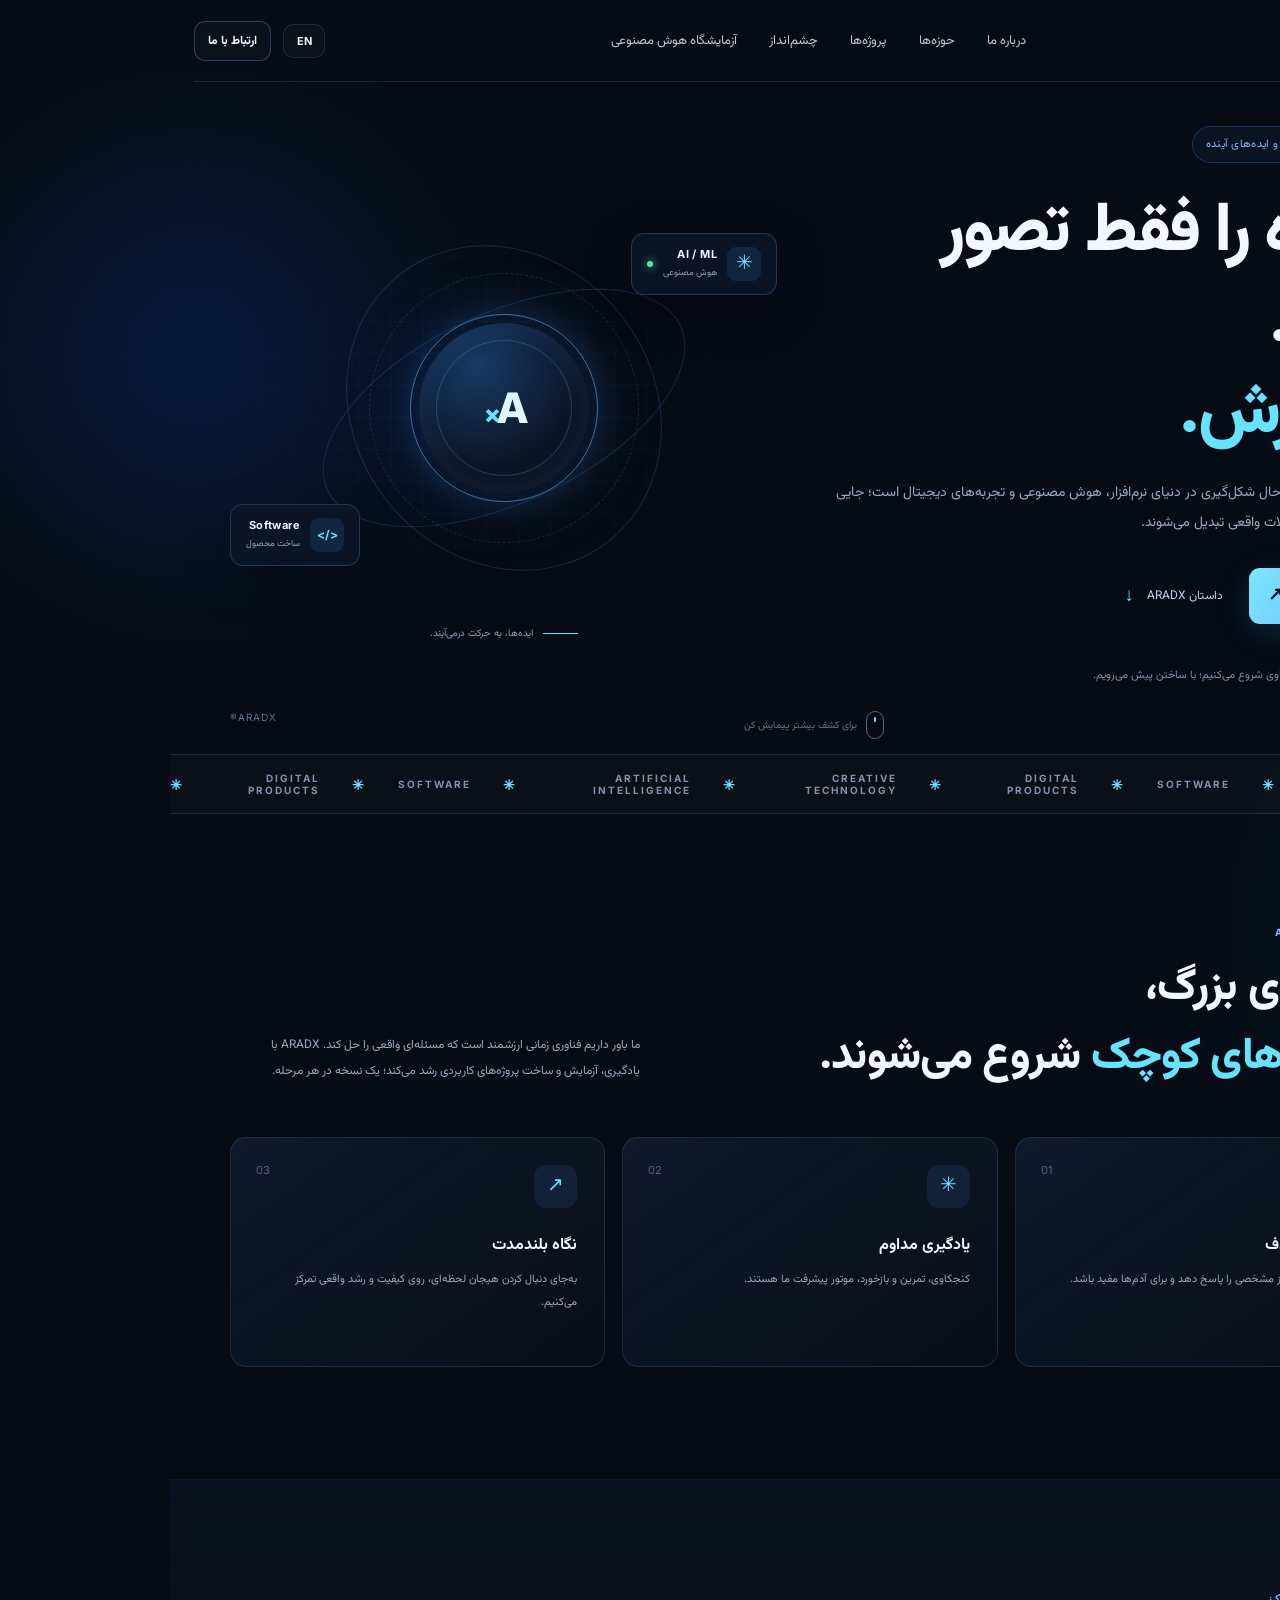
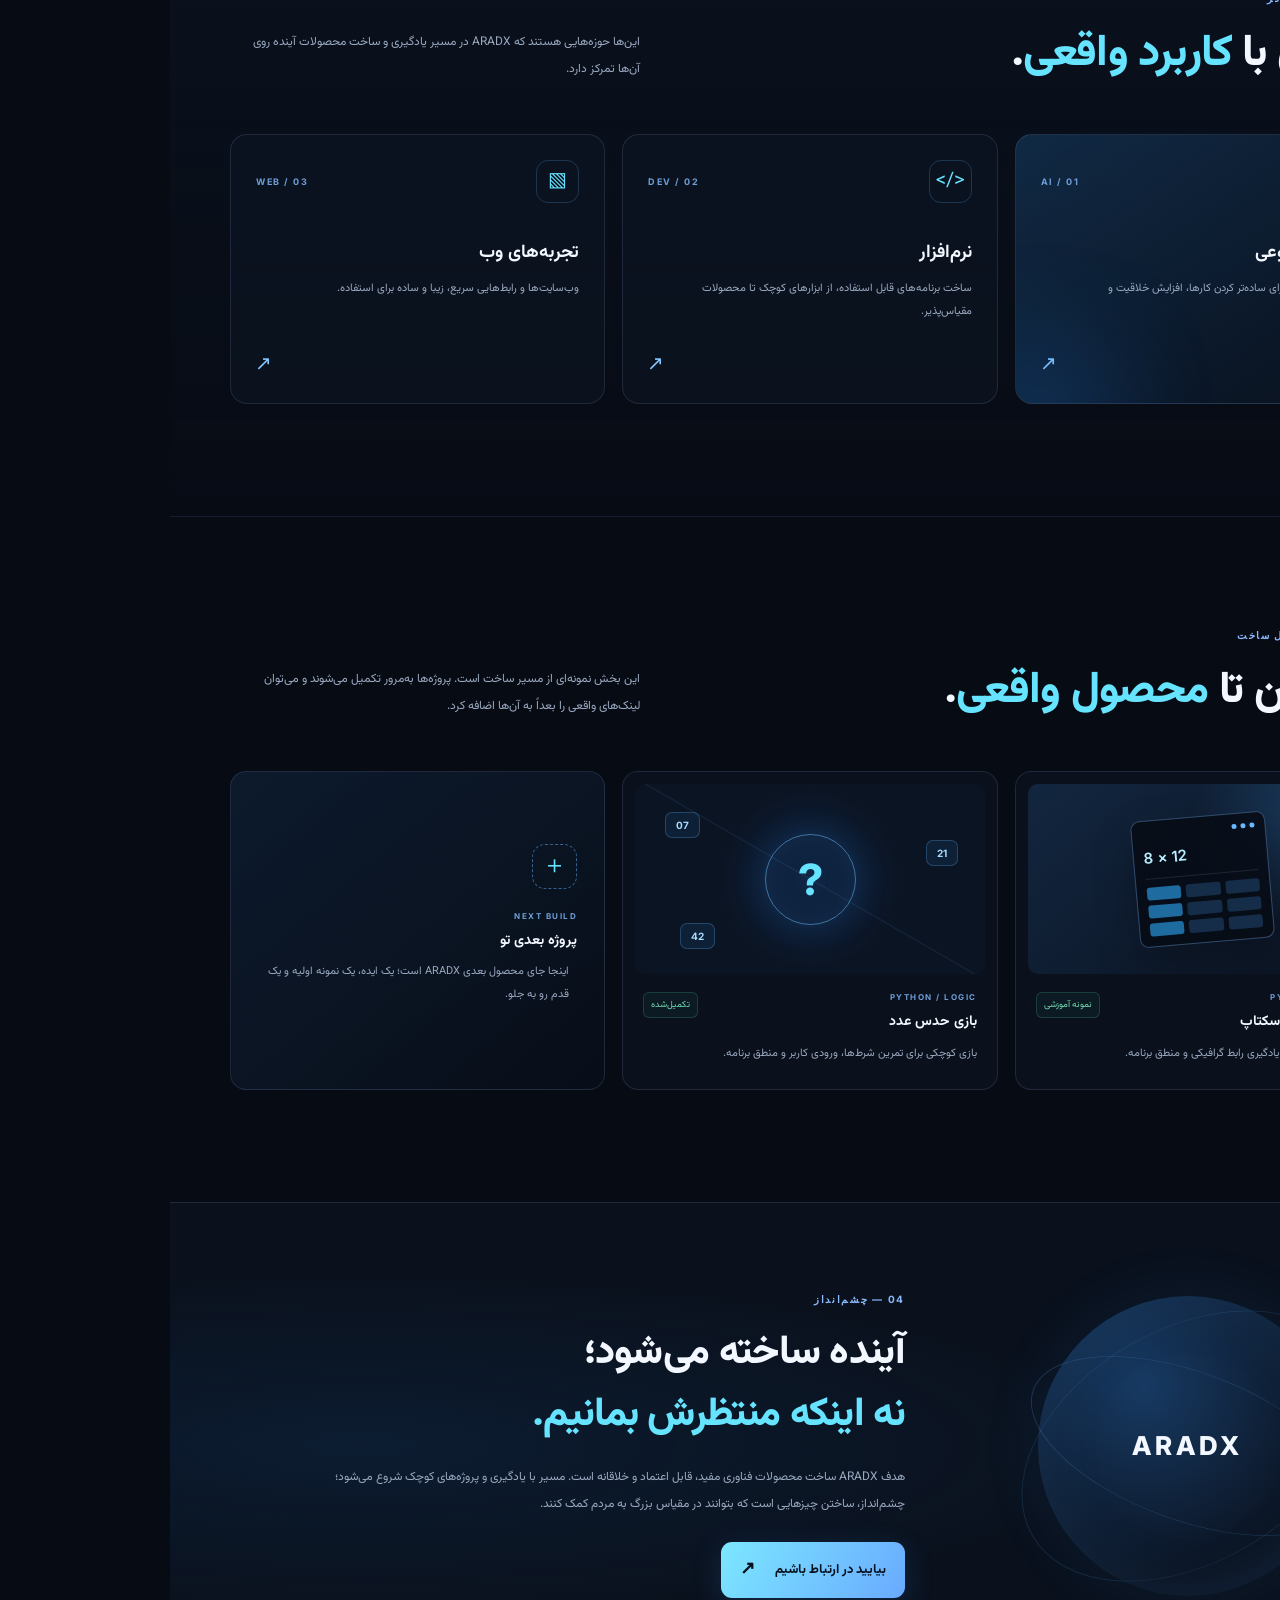
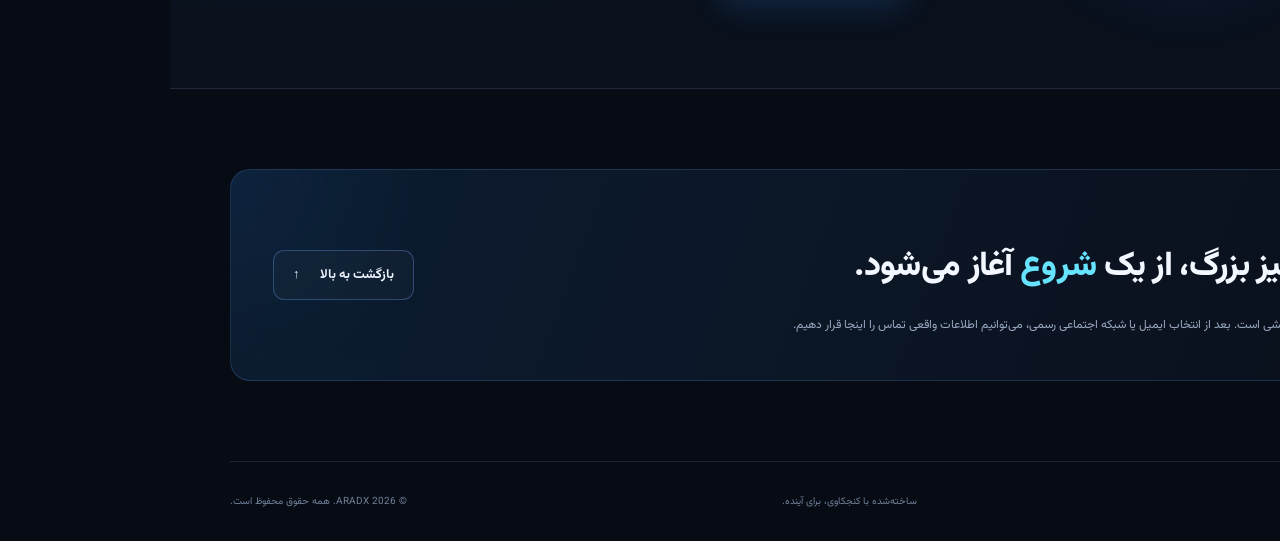
<file: index.html>
<!doctype html>
<html lang="fa" dir="rtl">
<head>
  <meta charset="utf-8">
  <meta name="viewport" content="width=device-width, initial-scale=1">
  <meta name="theme-color" content="#070b14">
  <meta name="description" content="ARADX — ساخت نرم‌افزارهای هوشمند برای آینده‌ای بهتر.">
  <title>ARADX — فناوری برای آینده</title>
  <link rel="preconnect" href="https://fonts.googleapis.com">
  <link rel="preconnect" href="https://fonts.gstatic.com" crossorigin>
  <link href="https://fonts.googleapis.com/css2?family=Vazirmatn:wght@400;500;600;700;800&family=Inter:wght@400;500;600;700;800&display=swap" rel="stylesheet">
  <link rel="stylesheet" href="style.css">
  <script defer src="script.js"></script>
</head>
<body>
  <div class="ambient ambient-one"></div><div class="ambient ambient-two"></div>
  <header class="topbar">
    <a class="brand" href="#home" aria-label="ARADX home"><span class="brand-mark">A<span>×</span></span><span>ARAD<span class="brand-muted">X</span></span></a>
    <nav class="nav" id="nav">
      <a href="#about" data-fa="درباره ما" data-en="About">درباره ما</a>
      <a href="#focus" data-fa="حوزه‌ها" data-en="Focus">حوزه‌ها</a>
      <a href="#work" data-fa="پروژه‌ها" data-en="Projects">پروژه‌ها</a>
      <a href="#vision" data-fa="چشم‌انداز" data-en="Vision">چشم‌انداز</a>
      <a href="ai.html" data-fa="آزمایشگاه هوش مصنوعی" data-en="AI LAB">AI LAB</a>
    </nav>
    <div class="header-actions">
      <button class="lang-btn" id="langToggle" aria-label="Switch language">EN</button>
      <a class="btn btn-small btn-outline" href="#contact" data-fa="ارتباط با ما" data-en="Contact">ارتباط با ما</a>
      <button class="menu-btn" id="menuToggle" aria-label="Open menu" aria-expanded="false"><span></span><span></span></button>
    </div>
  </header>

  <main>
    <section class="hero section-wrap" id="home">
      <div class="hero-copy reveal">
        <div class="eyebrow"><span class="pulse"></span><span data-fa="استودیوی فناوری و ایده‌های آینده" data-en="Technology & Future Ideas Studio">استودیوی فناوری و ایده‌های آینده</span></div>
        <h1 data-fa="آینده را فقط تصور نکن.<br><span>بسازش.</span>" data-en="Don’t just imagine<br><span>the future.</span> Build it.">آینده را فقط تصور نکن.<br><span>بسازش.</span></h1>
        <p class="hero-text" data-fa="ARADX یک برند در حال شکل‌گیری در دنیای نرم‌افزار، هوش مصنوعی و تجربه‌های دیجیتال است؛ جایی که ایده‌ها به محصولات واقعی تبدیل می‌شوند." data-en="ARADX is an emerging technology brand exploring software, artificial intelligence, and digital experiences—turning ambitious ideas into useful products.">ARADX یک برند در حال شکل‌گیری در دنیای نرم‌افزار، هوش مصنوعی و تجربه‌های دیجیتال است؛ جایی که ایده‌ها به محصولات واقعی تبدیل می‌شوند.</p>
        <div class="hero-actions">
          <a class="btn btn-primary" href="#work"><span data-fa="دیدن پروژه‌ها" data-en="Explore projects">دیدن پروژه‌ها</span><span class="arrow">↗</span></a>
          <a class="text-link" href="#about"><span data-fa="داستان ARADX" data-en="The ARADX story">داستان ARADX</span><span>↓</span></a>
        </div>
        <div class="hero-proof"><div class="proof-avatars"><i>A</i><i>AI</i><i>+</i></div><span data-fa="با کنجکاوی شروع می‌کنیم؛ با ساختن پیش می‌رویم." data-en="Curiosity starts it. Building moves it forward.">با کنجکاوی شروع می‌کنیم؛ با ساختن پیش می‌رویم.</span></div>
      </div>
      <div class="hero-visual reveal" aria-label="Abstract technology illustration">
        <div class="visual-grid"></div><div class="orbit orbit-a"></div><div class="orbit orbit-b"></div><div class="orbit orbit-c"></div>
        <div class="core"><div class="core-inner">A<span>×</span></div><div class="core-ring"></div></div>
        <div class="float-card card-ai"><span class="mini-icon">✳</span><span><b>AI / ML</b><small data-fa="هوش مصنوعی" data-en="Artificial intelligence">هوش مصنوعی</small></span><i class="status-dot"></i></div>
        <div class="float-card card-code"><span class="code-icon">&lt;/&gt;</span><span><b>Software</b><small data-fa="ساخت محصول" data-en="Product building">ساخت محصول</small></span></div>
        <div class="visual-caption"><span class="caption-line"></span><span data-fa="ایده‌ها، به حرکت درمی‌آیند." data-en="Ideas in motion.">ایده‌ها، به حرکت درمی‌آیند.</span></div>
      </div>
      <div class="hero-bottom"><span>01 / 04</span><span class="scroll-cue"><span></span><span data-fa="برای کشف بیشتر پیمایش کن" data-en="Scroll to explore">برای کشف بیشتر پیمایش کن</span></span><span>ARADX®</span></div>
    </section>

    <section class="ticker" aria-label="Areas of interest"><div class="ticker-track"><span>ARTIFICIAL INTELLIGENCE</span><b>✳</b><span>SOFTWARE</span><b>✳</b><span>DIGITAL PRODUCTS</span><b>✳</b><span>CREATIVE TECHNOLOGY</span><b>✳</b><span>ARTIFICIAL INTELLIGENCE</span><b>✳</b><span>SOFTWARE</span><b>✳</b><span>DIGITAL PRODUCTS</span><b>✳</b></div></section>

    <section class="section section-wrap" id="about">
      <div class="section-heading reveal"><div><span class="section-kicker" data-fa="01 — درباره ARADX" data-en="01 — ABOUT ARADX">01 — درباره ARADX</span><h2 data-fa="ایده‌های بزرگ،<br><span>از قدم‌های کوچک</span> شروع می‌شوند." data-en="Big ideas begin<br>with <span>small steps.</span>">ایده‌های بزرگ،<br><span>از قدم‌های کوچک</span> شروع می‌شوند.</h2></div><p data-fa="ما باور داریم فناوری زمانی ارزشمند است که مسئله‌ای واقعی را حل کند. ARADX با یادگیری، آزمایش و ساخت پروژه‌های کاربردی رشد می‌کند؛ یک نسخه در هر مرحله." data-en="We believe technology matters when it solves real problems. ARADX grows through learning, experimentation, and building useful projects—one iteration at a time.">ما باور داریم فناوری زمانی ارزشمند است که مسئله‌ای واقعی را حل کند. ARADX با یادگیری، آزمایش و ساخت پروژه‌های کاربردی رشد می‌کند؛ یک نسخه در هر مرحله.</p></div>
      <div class="principles">
        <article class="principle reveal"><div class="principle-number">01</div><div class="principle-icon">⌘</div><h3 data-fa="ساختن با هدف" data-en="Build with purpose">ساختن با هدف</h3><p data-fa="هر محصول باید نیاز مشخصی را پاسخ دهد و برای آدم‌ها مفید باشد." data-en="Every product should answer a real need and be useful to people.">هر محصول باید نیاز مشخصی را پاسخ دهد و برای آدم‌ها مفید باشد.</p></article>
        <article class="principle reveal"><div class="principle-number">02</div><div class="principle-icon">✳</div><h3 data-fa="یادگیری مداوم" data-en="Always learning">یادگیری مداوم</h3><p data-fa="کنجکاوی، تمرین و بازخورد، موتور پیشرفت ما هستند." data-en="Curiosity, practice, and feedback power our progress.">کنجکاوی، تمرین و بازخورد، موتور پیشرفت ما هستند.</p></article>
        <article class="principle reveal"><div class="principle-number">03</div><div class="principle-icon">↗</div><h3 data-fa="نگاه بلندمدت" data-en="Think long-term">نگاه بلندمدت</h3><p data-fa="به‌جای دنبال کردن هیجان لحظه‌ای، روی کیفیت و رشد واقعی تمرکز می‌کنیم." data-en="We focus on lasting quality and real progress over short-lived hype.">به‌جای دنبال کردن هیجان لحظه‌ای، روی کیفیت و رشد واقعی تمرکز می‌کنیم.</p></article>
      </div>
    </section>

    <section class="section focus-section" id="focus"><div class="section-wrap">
      <div class="section-heading reveal"><div><span class="section-kicker" data-fa="02 — حوزه‌های تمرکز" data-en="02 — FOCUS AREAS">02 — حوزه‌های تمرکز</span><h2 data-fa="فناوری با <span>کاربرد واقعی</span>." data-en="Technology with <span>real purpose.</span>">فناوری با <span>کاربرد واقعی</span>.</h2></div><p data-fa="این‌ها حوزه‌هایی هستند که ARADX در مسیر یادگیری و ساخت محصولات آینده روی آن‌ها تمرکز دارد." data-en="These are the areas ARADX is exploring while learning and developing future products.">این‌ها حوزه‌هایی هستند که ARADX در مسیر یادگیری و ساخت محصولات آینده روی آن‌ها تمرکز دارد.</p></div>
      <div class="focus-grid">
        <article class="focus-card focus-featured reveal"><div class="focus-top"><span class="focus-icon">✳</span><span class="focus-index">01 / AI</span></div><h3 data-fa="هوش مصنوعی" data-en="Artificial Intelligence">هوش مصنوعی</h3><p data-fa="ابزارهای هوشمند برای ساده‌تر کردن کارها، افزایش خلاقیت و حل مسائل." data-en="Intelligent tools that simplify tasks, boost creativity, and help solve problems.">ابزارهای هوشمند برای ساده‌تر کردن کارها، افزایش خلاقیت و حل مسائل.</p><span class="card-arrow">↗</span><div class="focus-glow"></div></article>
        <article class="focus-card reveal"><div class="focus-top"><span class="focus-icon">&lt;/&gt;</span><span class="focus-index">02 / DEV</span></div><h3 data-fa="نرم‌افزار" data-en="Software">نرم‌افزار</h3><p data-fa="ساخت برنامه‌های قابل استفاده، از ابزارهای کوچک تا محصولات مقیاس‌پذیر." data-en="Building practical applications, from small utilities to scalable products.">ساخت برنامه‌های قابل استفاده، از ابزارهای کوچک تا محصولات مقیاس‌پذیر.</p><span class="card-arrow">↗</span></article>
        <article class="focus-card reveal"><div class="focus-top"><span class="focus-icon">▧</span><span class="focus-index">03 / WEB</span></div><h3 data-fa="تجربه‌های وب" data-en="Web Experiences">تجربه‌های وب</h3><p data-fa="وب‌سایت‌ها و رابط‌هایی سریع، زیبا و ساده برای استفاده." data-en="Fast, thoughtful, and accessible websites and interfaces.">وب‌سایت‌ها و رابط‌هایی سریع، زیبا و ساده برای استفاده.</p><span class="card-arrow">↗</span></article>
      </div>
    </div></section>

    <section class="section section-wrap" id="work">
      <div class="section-heading reveal"><div><span class="section-kicker" data-fa="03 — کارهای در حال ساخت" data-en="03 — WORK IN PROGRESS">03 — کارهای در حال ساخت</span><h2 data-fa="از تمرین تا <span>محصول واقعی</span>." data-en="From practice to <span>real products.</span>">از تمرین تا <span>محصول واقعی</span>.</h2></div><p data-fa="این بخش نمونه‌ای از مسیر ساخت است. پروژه‌ها به‌مرور تکمیل می‌شوند و می‌توان لینک‌های واقعی را بعداً به آن‌ها اضافه کرد." data-en="This section represents the building journey. Projects can be updated over time with real demos and links.">این بخش نمونه‌ای از مسیر ساخت است. پروژه‌ها به‌مرور تکمیل می‌شوند و می‌توان لینک‌های واقعی را بعداً به آن‌ها اضافه کرد.</p></div>
      <div class="project-grid">
        <article class="project-card reveal"><div class="project-art art-calculator"><div class="calc-window"><div class="calc-top"><i></i><i></i><i></i></div><div class="calc-screen">12 × 8</div><div class="calc-buttons"><b></b><b></b><b></b><b></b><b></b><b></b><b></b><b></b><b></b></div></div></div><div class="project-info"><div><span class="project-tag">PYTHON / TKINTER</span><h3 data-fa="ماشین‌حساب دسکتاپ" data-en="Desktop Calculator">ماشین‌حساب دسکتاپ</h3></div><span class="project-status" data-fa="نمونه آموزشی" data-en="Learning project">نمونه آموزشی</span></div><p data-fa="یک پروژه تمرینی برای یادگیری رابط گرافیکی و منطق برنامه." data-en="A practice project exploring GUI design and application logic.">یک پروژه تمرینی برای یادگیری رابط گرافیکی و منطق برنامه.</p></article>
        <article class="project-card reveal"><div class="project-art art-guess"><div class="guess-orb">?</div><div class="guess-chip chip-one">07</div><div class="guess-chip chip-two">21</div><div class="guess-chip chip-three">42</div><div class="guess-lines"></div></div><div class="project-info"><div><span class="project-tag">PYTHON / LOGIC</span><h3 data-fa="بازی حدس عدد" data-en="Number Guessing Game">بازی حدس عدد</h3></div><span class="project-status" data-fa="تکمیل‌شده" data-en="Completed">تکمیل‌شده</span></div><p data-fa="بازی کوچکی برای تمرین شرط‌ها، ورودی کاربر و منطق برنامه." data-en="A small game practicing conditionals, user input, and program logic.">بازی کوچکی برای تمرین شرط‌ها، ورودی کاربر و منطق برنامه.</p></article>
        <article class="project-card project-next reveal"><div class="next-symbol">＋</div><span class="project-tag">NEXT BUILD</span><h3 data-fa="پروژه بعدی تو" data-en="Your next build">پروژه بعدی تو</h3><p data-fa="اینجا جای محصول بعدی ARADX است؛ یک ایده، یک نمونه اولیه و یک قدم رو به جلو." data-en="This is where the next ARADX product belongs: one idea, one prototype, one step forward.">اینجا جای محصول بعدی ARADX است؛ یک ایده، یک نمونه اولیه و یک قدم رو به جلو.</p></article>
      </div>
    </section>

    <section class="vision-section" id="vision"><div class="section-wrap vision-wrap reveal"><div class="vision-orb"><div class="vision-ring"></div><span>ARADX</span></div><div class="vision-copy"><span class="section-kicker" data-fa="04 — چشم‌انداز" data-en="04 — THE VISION">04 — چشم‌انداز</span><h2 data-fa="آینده ساخته می‌شود؛<br><span>نه اینکه منتظرش بمانیم.</span>" data-en="The future is built.<br><span>It isn’t waited for.</span>">آینده ساخته می‌شود؛<br><span>نه اینکه منتظرش بمانیم.</span></h2><p data-fa="هدف ARADX ساخت محصولات فناوری مفید، قابل اعتماد و خلاقانه است. مسیر با یادگیری و پروژه‌های کوچک شروع می‌شود؛ چشم‌انداز، ساختن چیزهایی است که بتوانند در مقیاس بزرگ به مردم کمک کنند." data-en="ARADX aims to build useful, trustworthy, and creative technology products. The path starts with learning and small projects; the vision is to create things that can help people at scale.">هدف ARADX ساخت محصولات فناوری مفید، قابل اعتماد و خلاقانه است. مسیر با یادگیری و پروژه‌های کوچک شروع می‌شود؛ چشم‌انداز، ساختن چیزهایی است که بتوانند در مقیاس بزرگ به مردم کمک کنند.</p><a class="btn btn-primary" href="#contact"><span data-fa="بیایید در ارتباط باشیم" data-en="Let’s connect">بیایید در ارتباط باشیم</span><span class="arrow">↗</span></a></div></div></section>

    <section class="section contact-section section-wrap" id="contact"><div class="contact-box reveal"><div><span class="section-kicker" data-fa="قدم بعدی" data-en="THE NEXT STEP">قدم بعدی</span><h2 data-fa="هر چیز بزرگ، از یک <span>شروع</span> آغاز می‌شود." data-en="Every big thing starts with a <span>beginning.</span>">هر چیز بزرگ، از یک <span>شروع</span> آغاز می‌شود.</h2><p data-fa="این نسخه نمایشی است. بعد از انتخاب ایمیل یا شبکه اجتماعی رسمی، می‌توانیم اطلاعات واقعی تماس را اینجا قرار دهیم." data-en="This is a demo version. Once you choose an official email or social profile, we can add real contact details here.">این نسخه نمایشی است. بعد از انتخاب ایمیل یا شبکه اجتماعی رسمی، می‌توانیم اطلاعات واقعی تماس را اینجا قرار دهیم.</p></div><a class="btn btn-outline" href="#home"><span data-fa="بازگشت به بالا" data-en="Back to top">بازگشت به بالا</span><span>↑</span></a></div></section>
  </main>

  <footer class="footer section-wrap"><a class="brand footer-brand" href="#home"><span class="brand-mark">A<span>×</span></span><span>ARAD<span class="brand-muted">X</span></span></a><p data-fa="ساخته‌شده با کنجکاوی، برای آینده." data-en="Built with curiosity, for the future.">ساخته‌شده با کنجکاوی، برای آینده.</p><span>© <span id="year"></span> ARADX. <span data-fa="همه حقوق محفوظ است." data-en="All rights reserved.">همه حقوق محفوظ است.</span></span></footer>
  <div class="toast" id="toast" role="status" aria-live="polite"></div>
</body>
</html>
</file>
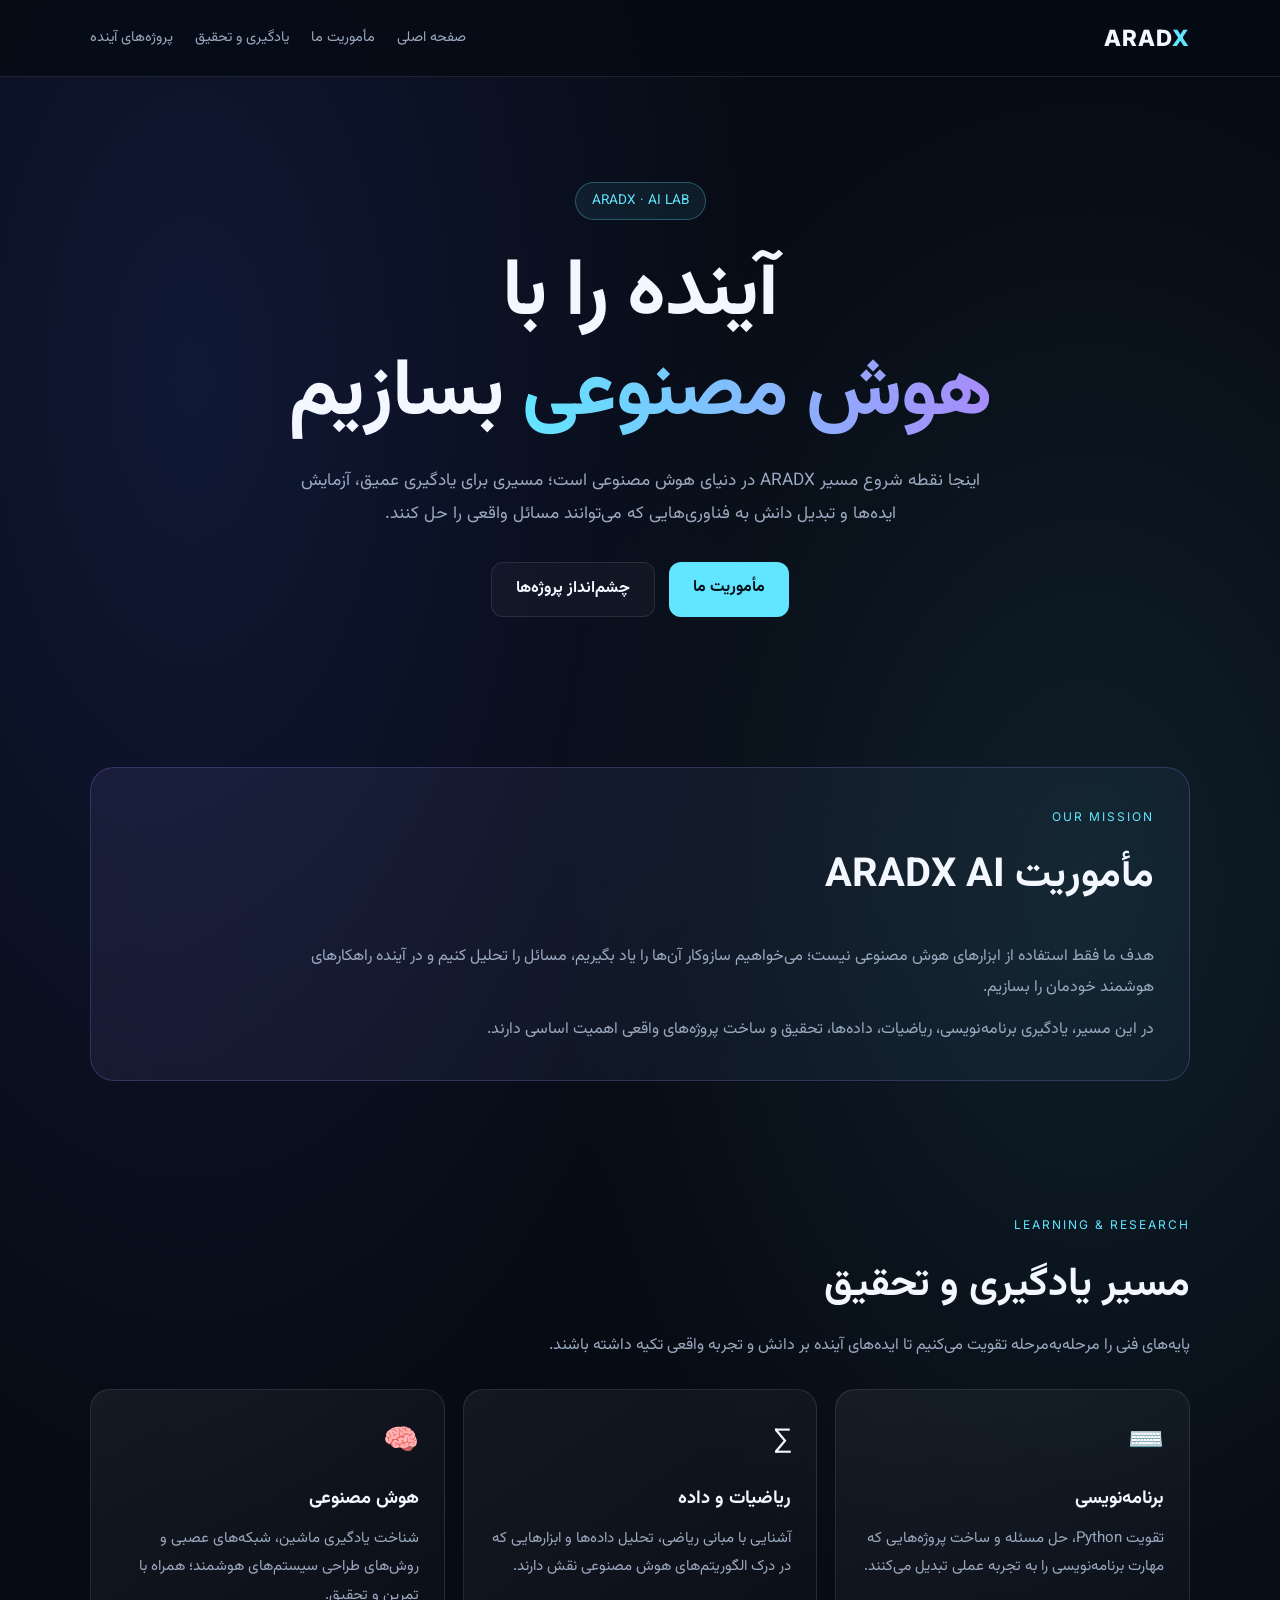
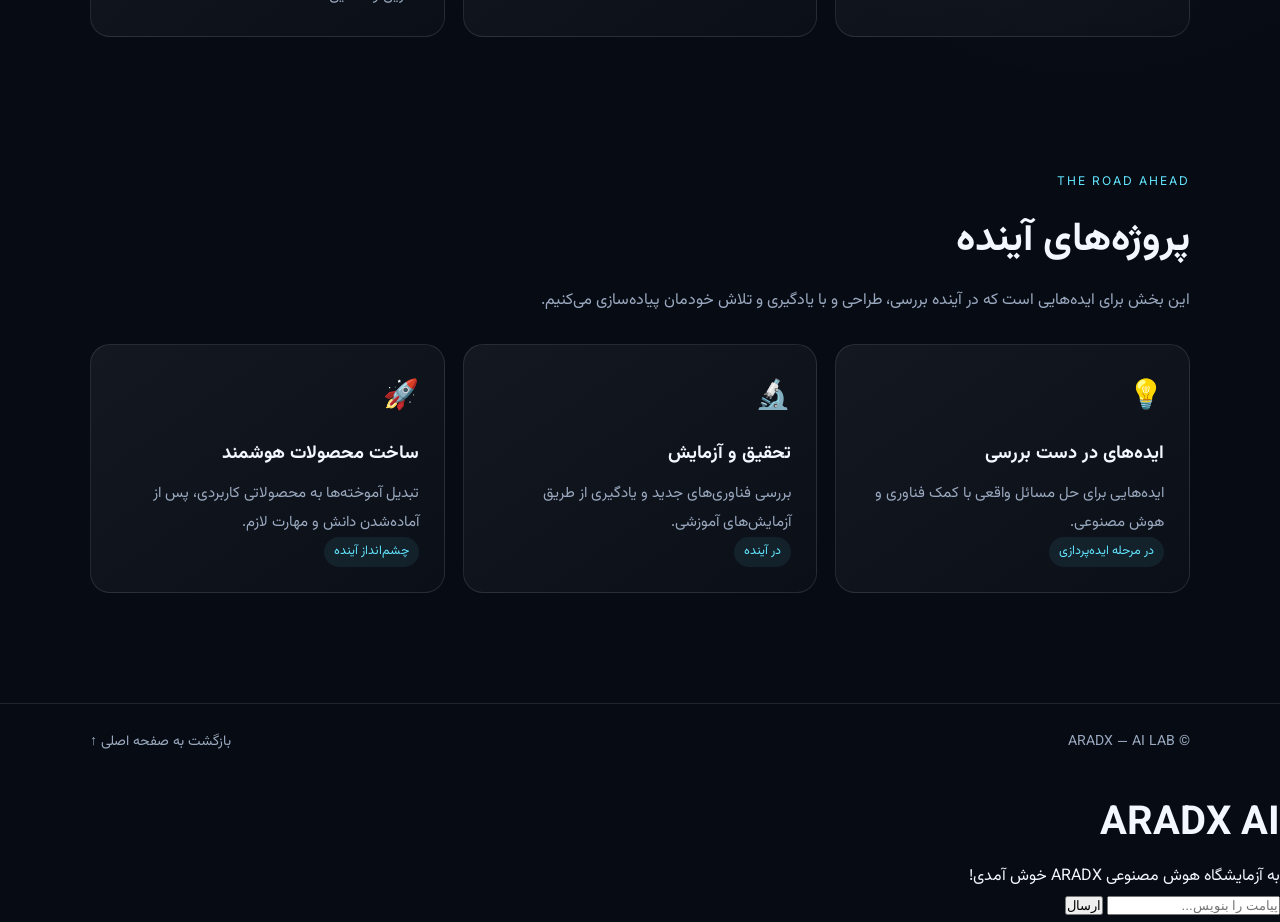
<file: ai.html>
<!DOCTYPE html>
<html lang="fa" dir="rtl">
<head>
  <meta charset="UTF-8">
  <meta name="viewport" content="width=device-width, initial-scale=1.0">
  <meta name="theme-color" content="#070b14">
  <meta name="description" content="ARADX AI LAB — مسیر یادگیری، تحقیق و ساخت فناوری‌های هوش مصنوعی">
  <title>ARADX AI LAB | هوش مصنوعی</title>

  <link rel="preconnect" href="https://fonts.googleapis.com">
  <link rel="preconnect" href="https://fonts.gstatic.com" crossorigin>
  <link href="https://fonts.googleapis.com/css2?family=Vazirmatn:wght@400;500;600;700;800&family=Inter:wght@400;500;600;700;800&display=swap" rel="stylesheet">

  <style>
    :root {
      --bg: #070b14;
      --panel: #101827;
      --text: #f3f7ff;
      --muted: #9aa9bf;
      --cyan: #62e6ff;
      --purple: #a78bfa;
      --border: rgba(255,255,255,.10);
    }

    * {
      box-sizing: border-box;
      margin: 0;
      padding: 0;
    }

    html {
      scroll-behavior: smooth;
    }

    body {
      background:
        radial-gradient(ellipse at 15% 15%, rgba(69,105,255,.14), transparent 38%),
        radial-gradient(ellipse at 85% 35%, rgba(98,230,255,.09), transparent 35%),
        var(--bg);
      color: var(--text);
      font-family: "Vazirmatn", sans-serif;
      line-height: 1.9;
      min-height: 100vh;
    }

    a {
      color: inherit;
      text-decoration: none;
    }

    .container {
      width: min(1100px, 90%);
      margin: auto;
    }

    header {
      position: sticky;
      top: 0;
      z-index: 10;
      background: rgba(7,11,20,.85);
      backdrop-filter: blur(14px);
      border-bottom: 1px solid var(--border);
    }

    .nav {
      min-height: 76px;
      display: flex;
      align-items: center;
      justify-content: space-between;
      gap: 20px;
    }

    .brand {
      font-family: "Inter", sans-serif;
      font-size: 1.4rem;
      font-weight: 800;
      letter-spacing: 1px;
    }

    .brand span {
      color: var(--cyan);
    }

    .nav-links {
      display: flex;
      flex-wrap: wrap;
      gap: 22px;
      color: var(--muted);
      font-size: .9rem;
    }

    .nav-links a:hover {
      color: var(--cyan);
    }

    .hero {
      padding: 105px 0 85px;
      text-align: center;
    }

    .badge {
      display: inline-block;
      padding: 5px 16px;
      border: 1px solid rgba(98,230,255,.3);
      border-radius: 50px;
      background: rgba(98,230,255,.07);
      color: var(--cyan);
      font-size: .85rem;
      margin-bottom: 25px;
    }

    h1 {
      font-size: clamp(2.5rem, 7vw, 5rem);
      line-height: 1.25;
      margin-bottom: 20px;
      letter-spacing: -1px;
    }

    h1 span {
      background: linear-gradient(90deg, var(--cyan), var(--purple));
      -webkit-background-clip: text;
      background-clip: text;
      color: transparent;
    }

    .hero p {
      max-width: 700px;
      margin: 0 auto;
      color: var(--muted);
      font-size: 1.08rem;
    }

    .buttons {
      display: flex;
      justify-content: center;
      flex-wrap: wrap;
      gap: 14px;
      margin-top: 32px;
    }

    .btn {
      display: inline-block;
      padding: 11px 24px;
      border-radius: 12px;
      font-weight: 700;
      transition: transform .2s, background .2s;
    }

    .btn:hover {
      transform: translateY(-3px);
    }

    .btn-primary {
      background: var(--cyan);
      color: #07111b;
    }

    .btn-secondary {
      border: 1px solid var(--border);
      background: rgba(255,255,255,.03);
    }

    section {
      padding: 65px 0;
      scroll-margin-top: 90px;
    }

    .section-title {
      margin-bottom: 28px;
    }

    .section-title small {
      color: var(--cyan);
      font-family: "Inter", sans-serif;
      letter-spacing: 2px;
      font-size: .75rem;
    }

    h2 {
      font-size: clamp(1.7rem, 4vw, 2.5rem);
      margin-top: 5px;
    }

    .section-intro {
      color: var(--muted);
      max-width: 750px;
      margin-top: 8px;
    }

    .grid {
      display: grid;
      grid-template-columns: repeat(3, minmax(0, 1fr));
      gap: 18px;
    }
    .card {
      background: linear-gradient(145deg, rgba(255,255,255,.055), rgba(255,255,255,.018));
      border: 1px solid var(--border);
      border-radius: 20px;
      padding: 25px;
      transition: transform .2s, border-color .2s;
    }

    .card:hover {
      transform: translateY(-5px);
      border-color: rgba(98,230,255,.4);
    }

    .icon {
      font-size: 1.8rem;
      margin-bottom: 12px;
    }

    .card h3 {
      font-size: 1.15rem;
      margin-bottom: 8px;
    }

    .card p {
      color: var(--muted);
      font-size: .94rem;
    }

    .mission {
      border: 1px solid rgba(167,139,250,.22);
      background: linear-gradient(120deg, rgba(167,139,250,.09), rgba(98,230,255,.045));
      border-radius: 24px;
      padding: 35px;
    }

    .mission p {
      color: var(--muted);
      margin-top: 12px;
      max-width: 850px;
    }

    .status {
      display: inline-block;
      color: var(--cyan);
      background: rgba(98,230,255,.08);
      padding: 3px 10px;
      border-radius: 30px;
      font-size: .78rem;
      margin-bottom: 12px;
    }

    .project-card {
      min-height: 210px;
      display: flex;
      flex-direction: column;
      align-items: flex-start;
    }

    .project-card .status {
      margin-top: auto;
      margin-bottom: 0;
    }

    footer {
      border-top: 1px solid var(--border);
      padding: 25px 0;
      margin-top: 45px;
      color: var(--muted);
      font-size: .88rem;
    }

    .footer-inner {
      display: flex;
      justify-content: space-between;
      flex-wrap: wrap;
      gap: 12px;
    }

    @media (max-width: 760px) {
      .grid {
        grid-template-columns: 1fr;
      }

      .nav {
        padding: 12px 0;
        align-items: flex-start;
        flex-direction: column;
      }

      .nav-links {
        gap: 14px;
      }

      .hero {
        padding: 75px 0 55px;
      }

      .mission {
        padding: 23px;
      }
    }
  </style>
</head>

<body>

  <header>
    <div class="container nav">
      <a class="brand" href="index.html">ARAD<span>X</span></a>

      <nav class="nav-links" aria-label="منوی اصلی">
        <a href="index.html">صفحه اصلی</a>
        <a href="#mission">مأموریت ما</a>
        <a href="#learning">یادگیری و تحقیق</a>
        <a href="#projects">پروژه‌های آینده</a>
      </nav>
    </div>
  </header>

  <main>

    <section class="hero">
      <div class="container">
        <div class="badge">ARADX · AI LAB</div>

        <h1>
          آینده را با<br>
          <span>هوش مصنوعی</span> بسازیم
        </h1>

        <p>
          اینجا نقطه شروع مسیر ARADX در دنیای هوش مصنوعی است؛
          مسیری برای یادگیری عمیق، آزمایش ایده‌ها و تبدیل دانش
          به فناوری‌هایی که می‌توانند مسائل واقعی را حل کنند.
        </p>

        <div class="buttons">
          <a class="btn btn-primary" href="#mission">مأموریت ما</a>
          <a class="btn btn-secondary" href="#projects">چشم‌انداز پروژه‌ها</a>
        </div>
      </div>
    </section>

    <section id="mission">
      <div class="container">
        <div class="mission">
          <div class="section-title">
            <small>OUR MISSION</small>
            <h2>مأموریت ARADX AI</h2>
          </div>

          <p>
            هدف ما فقط استفاده از ابزارهای هوش مصنوعی نیست؛
            می‌خواهیم سازوکار آن‌ها را یاد بگیریم، مسائل را
            تحلیل کنیم و در آینده راهکارهای هوشمند خودمان را بسازیم.
          </p>

          <p>
            در این مسیر، یادگیری برنامه‌نویسی، ریاضیات، داده‌ها،
            تحقیق و ساخت پروژه‌های واقعی اهمیت اساسی دارند.
          </p>
        </div>
      </div>
    </section>

    <section id="learning">
      <div class="container">
        <div class="section-title">
          <small>LEARNING & RESEARCH</small>
          <h2>مسیر یادگیری و تحقیق</h2>
          <p class="section-intro">
            پایه‌های فنی را مرحله‌به‌مرحله تقویت می‌کنیم تا
            ایده‌های آینده بر دانش و تجربه واقعی تکیه داشته باشند.
          </p>
        </div>
        <div class="grid">
          <article class="card">
            <div class="icon">⌨️</div>
            <h3>برنامه‌نویسی</h3>
            <p>
              تقویت Python، حل مسئله و ساخت پروژه‌هایی که
              مهارت برنامه‌نویسی را به تجربه عملی تبدیل می‌کنند.
            </p>
          </article>

          <article class="card">
            <div class="icon">∑</div>
            <h3>ریاضیات و داده</h3>
            <p>
              آشنایی با مبانی ریاضی، تحلیل داده‌ها و ابزارهایی
              که در درک الگوریتم‌های هوش مصنوعی نقش دارند.
            </p>
          </article>

          <article class="card">
            <div class="icon">🧠</div>
            <h3>هوش مصنوعی</h3>
            <p>
              شناخت یادگیری ماشین، شبکه‌های عصبی و روش‌های
              طراحی سیستم‌های هوشمند؛ همراه با تمرین و تحقیق.
            </p>
          </article>
        </div>
      </div>
    </section>

    <section id="projects">
      <div class="container">
        <div class="section-title">
          <small>THE ROAD AHEAD</small>
          <h2>پروژه‌های آینده</h2>
          <p class="section-intro">
            این بخش برای ایده‌هایی است که در آینده بررسی،
            طراحی و با یادگیری و تلاش خودمان پیاده‌سازی می‌کنیم.
          </p>
        </div>

        <div class="grid">
          <article class="card project-card">
            <div class="icon">💡</div>
            <h3>ایده‌های در دست بررسی</h3>
            <p>
              ایده‌هایی برای حل مسائل واقعی با کمک فناوری و هوش مصنوعی.
            </p>
            <span class="status">در مرحله ایده‌پردازی</span>
          </article>

          <article class="card project-card">
            <div class="icon">🔬</div>
            <h3>تحقیق و آزمایش</h3>
            <p>
              بررسی فناوری‌های جدید و یادگیری از طریق آزمایش‌های آموزشی.
            </p>
            <span class="status">در آینده</span>
          </article>

          <article class="card project-card">
            <div class="icon">🚀</div>
            <h3>ساخت محصولات هوشمند</h3>
            <p>
              تبدیل آموخته‌ها به محصولاتی کاربردی، پس از آماده‌شدن دانش و مهارت لازم.
            </p>
            <span class="status">چشم‌انداز آینده</span>
          </article>
        </div>
      </div>
    </section>

  </main>

  <footer>
    <div class="container footer-inner">
      <span>© ARADX — AI LAB</span>
      <a href="index.html">بازگشت به صفحه اصلی ↑</a>
    </div>
  </footer>
<div class="chat-box">
    <h2>ARADX AI</h2>

    <div id="chat-messages">
        <p>به آزمایشگاه هوش مصنوعی ARADX خوش آمدی!</p>
    </div>

    <input type="text" id="user-input" placeholder="پیامت را بنویس...">

    <button id="send-btn">ارسال</button>
</div>
 <script>
const input = document.getElementById("user-input");
const sendBtn = document.getElementById("send-btn");
const messages = document.getElementById("chat-messages");

sendBtn.addEventListener("click", function () {
    const text = input.value.trim();

    if (text === "") {
        return;
    }

    const message = document.createElement("p");
    message.textContent = "شما: " + text;

    messages.appendChild(message);

    input.value = "";
});
</script>
</body>
</html>
</file>
<file: style.css>
/* ARADX — responsive bilingual technology landing page */
:root{--bg:#070b14;--panel:#0c1322;--panel2:#0e182a;--text:#f3f7ff;--muted:#9aa9c0;--line:rgba(151,177,220,.15);--blue:#58a6ff;--cyan:#66e3ff;--font-fa:"Vazirmatn",sans-serif;--font-en:"Inter",sans-serif}
*{box-sizing:border-box}html{scroll-behavior:smooth;scroll-padding-top:95px}body{margin:0;background:var(--bg);color:var(--text);font-family:var(--font-fa);overflow-x:hidden}body.lang-en{font-family:var(--font-en)}a{color:inherit;text-decoration:none}button{font:inherit}.ambient{position:absolute;pointer-events:none;filter:blur(100px);opacity:.17;z-index:-1;border-radius:50%}.ambient-one{width:390px;height:390px;background:#136dff;top:160px;left:-170px}.ambient-two{width:360px;height:360px;background:#00c8e8;top:740px;right:-210px;opacity:.09}.section-wrap{width:min(1160px,calc(100% - 48px));margin-inline:auto}.topbar{height:82px;display:flex;align-items:center;justify-content:space-between;width:min(1280px,calc(100% - 48px));margin:auto;border-bottom:1px solid var(--line);position:relative;z-index:20}.brand{display:inline-flex;align-items:center;gap:10px;font:800 17px var(--font-en);letter-spacing:1.7px}.brand-mark{display:grid;place-items:center;width:34px;height:34px;border:1px solid rgba(88,166,255,.55);border-radius:10px;color:var(--cyan);font-size:17px;position:relative}.brand-mark span{font-size:10px;color:white}.brand-muted{color:var(--blue)}.nav{display:flex;gap:32px;color:#bdc8da;font-size:13px}.nav a{transition:color .2s}.nav a:hover{color:var(--cyan)}.header-actions{display:flex;align-items:center;gap:12px}.lang-btn,.menu-btn{border:1px solid var(--line);color:var(--text);background:rgba(255,255,255,.025);border-radius:10px;padding:9px 12px;cursor:pointer}.lang-btn{font:700 11px var(--font-en);min-width:42px}.btn{display:inline-flex;align-items:center;justify-content:center;gap:20px;border-radius:11px;padding:14px 19px;font-size:13px;font-weight:700;transition:transform .2s,border-color .2s,box-shadow .2s}.btn:hover{transform:translateY(-2px)}.btn-small{padding:10px 13px;font-size:12px}.btn-primary{color:#06101d;background:linear-gradient(120deg,#7ce7ff,#69aaff);box-shadow:0 8px 30px rgba(57,151,255,.18)}.btn-outline{border:1px solid rgba(119,174,255,.3);background:rgba(255,255,255,.025)}.arrow{font-size:18px}.menu-btn{display:none;width:39px;height:38px;padding:9px}.menu-btn span{display:block;height:2px;background:white;margin:4px 0;border-radius:2px}
.hero{min-height:660px;display:grid;grid-template-columns:1.03fr .97fr;align-items:center;gap:32px;position:relative;padding-top:44px;padding-bottom:65px}.hero-copy{position:relative;z-index:2}.eyebrow,.section-kicker{font-size:11px;color:#8bbaff;letter-spacing:.3px}.eyebrow{display:inline-flex;align-items:center;gap:9px;border:1px solid rgba(98,163,255,.22);background:rgba(64,129,220,.07);border-radius:100px;padding:9px 13px}.pulse{width:7px;height:7px;background:#68e4ff;border-radius:50%;box-shadow:0 0 13px #68e4ff}.hero h1{font-size:clamp(43px,5.5vw,69px);line-height:1.32;letter-spacing:-1.8px;margin:25px 0 17px;font-weight:800}.hero h1 span,.section-heading h2 span,.vision-copy h2 span,.contact-box h2 span{color:var(--cyan)}.hero-text{max-width:560px;font-size:14px;line-height:2.15;color:var(--muted)}.hero-actions{display:flex;align-items:center;gap:26px;margin-top:30px}.text-link{display:flex;align-items:center;gap:13px;font-size:12px;color:#c2d1e6}.text-link span:last-child{color:var(--cyan);font-size:19px}.hero-proof{display:flex;align-items:center;gap:13px;margin-top:38px;color:#7f91ac;font-size:11px}.proof-avatars{display:flex;direction:ltr}.proof-avatars i{display:grid;place-items:center;width:27px;height:27px;border-radius:50%;border:2px solid var(--bg);background:#142641;color:var(--cyan);font:700 9px var(--font-en);font-style:normal;margin-left:-6px}.proof-avatars i:nth-child(2){background:#173a58}.proof-avatars i:nth-child(3){background:#1e2a40}
.hero-visual{height:490px;position:relative;display:grid;place-items:center;isolation:isolate}.visual-grid{position:absolute;inset:30px 0;background-image:linear-gradient(rgba(100,163,255,.07) 1px,transparent 1px),linear-gradient(90deg,rgba(100,163,255,.07) 1px,transparent 1px);background-size:32px 32px;mask-image:radial-gradient(ellipse,black 10%,transparent 70%);z-index:-1}.orbit{position:absolute;border:1px solid rgba(91,177,255,.18);border-radius:50%;transform:rotate(-25deg)}.orbit-a{width:390px;height:190px}.orbit-b{width:340px;height:300px;transform:rotate(52deg)}.orbit-c{width:270px;height:270px;border-style:dashed;animation:spin 50s linear infinite}.core{width:170px;height:170px;position:relative;display:grid;place-items:center;border-radius:50%;background:radial-gradient(circle at 35% 25%,#183a66,#0b1424 62%);box-shadow:0 0 75px rgba(38,135,255,.23),inset 0 0 30px rgba(96,191,255,.1)}.core:before{content:"";position:absolute;inset:-9px;border-radius:50%;border:1px solid rgba(99,193,255,.55);box-shadow:0 0 30px rgba(67,159,255,.15)}.core-inner{font:800 42px var(--font-en);letter-spacing:-4px;color:#dff7ff}.core-inner span{color:var(--cyan);font-size:25px}.core-ring{position:absolute;inset:17px;border:1px solid rgba(108,213,255,.22);border-radius:50%}.float-card{position:absolute;display:flex;align-items:center;gap:10px;padding:13px 15px;background:rgba(12,22,39,.88);border:1px solid rgba(119,174,255,.23);box-shadow:0 15px 45px rgba(0,0,0,.25);border-radius:13px;backdrop-filter:blur(12px)}.float-card b{display:block;font:700 11px var(--font-en);letter-spacing:.4px}.float-card small{display:block;color:#8fa2bd;font-size:9px;margin-top:5px}.mini-icon,.code-icon{display:grid;place-items:center;width:34px;height:34px;border-radius:9px;background:rgba(75,160,255,.12);color:var(--cyan);font-size:20px}.code-icon{font:700 12px var(--font-en)}.card-ai{top:70px;right:0;animation:float 6s ease-in-out infinite}.card-code{bottom:87px;left:0;animation:float 7s ease-in-out infinite reverse}.status-dot{width:6px;height:6px;border-radius:50%;background:#5ce4a5;box-shadow:0 0 9px #5ce4a5}.visual-caption{position:absolute;bottom:12px;display:flex;align-items:center;gap:10px;color:#8da1be;font-size:10px}.caption-line{height:1px;width:35px;background:var(--cyan)}.hero-bottom{position:absolute;bottom:15px;inset-inline:0;display:flex;justify-content:space-between;color:#62738d;font:10px var(--font-en);letter-spacing:1px}.scroll-cue{display:flex;align-items:center;gap:9px;font:10px var(--font-fa);letter-spacing:0}.scroll-cue span:first-child{width:18px;height:28px;border:1px solid #526783;border-radius:12px;position:relative}.scroll-cue span:first-child:after{content:"";position:absolute;top:5px;left:7px;width:2px;height:5px;background:var(--cyan);border-radius:2px}
.ticker{border-block:1px solid var(--line);overflow:hidden;background:rgba(255,255,255,.015);padding:17px 0}.ticker-track{display:flex;align-items:center;justify-content:space-around;gap:32px;min-width:900px;font:700 10px var(--font-en);letter-spacing:2px;color:#8192ac}.ticker b{color:var(--cyan);font-size:14px}
.section{padding-block:112px}.section-heading{display:flex;justify-content:space-between;align-items:end;gap:40px;margin-bottom:45px}.section-kicker{display:block;margin-bottom:17px;font:700 10px var(--font-en);letter-spacing:1.7px}.section-heading h2,.vision-copy h2,.contact-box h2{font-size:clamp(29px,3.5vw,44px);line-height:1.55;letter-spacing:-.7px;margin:0;font-weight:800}.section-heading>p{max-width:410px;margin:0 0 7px;color:var(--muted);font-size:12px;line-height:2.2}.principles{display:grid;grid-template-columns:repeat(3,1fr);gap:17px}.principle{position:relative;min-height:230px;padding:27px;border:1px solid var(--line);border-radius:16px;background:linear-gradient(145deg,rgba(18,31,52,.76),rgba(9,15,26,.68));transition:transform .25s,border-color .25s}.principle:hover,.focus-card:hover,.project-card:hover{transform:translateY(-5px);border-color:rgba(90,176,255,.38)}.principle-number{position:absolute;top:25px;inset-inline-end:25px;color:#526780;font:11px var(--font-en)}.principle-icon{display:grid;place-items:center;width:43px;height:43px;border-radius:12px;background:rgba(74,160,255,.1);color:var(--cyan);font-size:20px;margin-bottom:25px}.principle h3,.focus-card h3,.project-card h3{font-size:16px;margin:0 0 10px}.principle p,.focus-card p,.project-card>p{font-size:11px;line-height:2.1;color:var(--muted);margin:0}
.focus-section{background:linear-gradient(180deg,rgba(11,20,34,.7),rgba(7,11,20,.25));border-block:1px solid rgba(150,180,230,.07)}.focus-grid{display:grid;grid-template-columns:repeat(3,1fr);gap:17px}.focus-card{position:relative;overflow:hidden;min-height:270px;padding:25px;border:1px solid var(--line);border-radius:17px;background:rgba(12,20,34,.75);transition:.25s}.focus-featured{background:linear-gradient(145deg,rgba(20,53,86,.7),rgba(10,18,31,.85))}.focus-top{display:flex;justify-content:space-between;align-items:center;margin-bottom:36px}.focus-icon{display:grid;place-items:center;width:43px;height:43px;border-radius:12px;border:1px solid rgba(92,182,255,.22);color:var(--cyan);font-size:20px}.focus-index,.project-tag{font:700 9px var(--font-en);letter-spacing:1.5px;color:#6f9fd8}.focus-card h3{font-size:18px}.focus-card p{max-width:270px}.card-arrow{position:absolute;bottom:22px;inset-inline-end:24px;color:#83c5ff;font-size:20px}.focus-glow{position:absolute;width:120px;height:120px;bottom:-75px;left:-35px;background:#268cff;filter:blur(60px);opacity:.3}
.project-grid{display:grid;grid-template-columns:repeat(3,1fr);gap:17px}.project-card{overflow:hidden;border:1px solid var(--line);border-radius:16px;background:rgba(12,19,32,.7);padding:12px;transition:.25s}.project-art{height:190px;display:grid;place-items:center;border-radius:10px;overflow:hidden;position:relative;background:linear-gradient(140deg,#112d4b,#0b1423)}.art-calculator{background-image:radial-gradient(circle at 80% 15%,rgba(71,170,255,.2),transparent 35%),linear-gradient(140deg,#12263f,#0b1220)}.calc-window{width:135px;padding:10px;border:1px solid rgba(121,184,255,.35);border-radius:9px;background:rgba(7,12,21,.88);transform:rotate(-5deg);box-shadow:0 18px 40px rgba(0,0,0,.25)}.calc-top{display:flex;gap:4px}.calc-top i{width:5px;height:5px;background:#68b8ff;border-radius:50%}.calc-screen{height:43px;display:flex;align-items:center;justify-content:flex-end;color:#b9efff;font:600 15px var(--font-en);border-bottom:1px solid var(--line)}.calc-buttons{display:grid;grid-template-columns:repeat(3,1fr);gap:5px;margin-top:8px}.calc-buttons b{height:13px;border-radius:3px;background:#162d49}.calc-buttons b:nth-child(3n){background:#1e6ba0}.art-guess{background:radial-gradient(circle at center,rgba(41,140,255,.16),transparent 45%),#0b1423}.guess-orb{width:91px;height:91px;display:grid;place-items:center;border-radius:50%;border:1px solid rgba(103,192,255,.55);box-shadow:0 0 35px rgba(37,143,255,.17),inset 0 0 28px rgba(56,147,255,.15);font:800 43px var(--font-en);color:var(--cyan)}.guess-chip{position:absolute;padding:6px 10px;border-radius:7px;border:1px solid rgba(109,184,255,.25);background:#0e2035;color:#a8d9ff;font:700 10px var(--font-en)}.chip-one{top:28px;left:30px}.chip-two{top:56px;right:27px}.chip-three{bottom:25px;left:45px}.guess-lines{position:absolute;inset:0;background:linear-gradient(30deg,transparent 49.7%,rgba(87,168,255,.12) 50%,transparent 50.3%)}.project-info{display:flex;justify-content:space-between;align-items:start;gap:8px;padding:18px 8px 9px}.project-tag{display:block;font-size:8px;margin-bottom:9px}.project-card h3{font-size:14px;margin:0}.project-status{white-space:nowrap;border:1px solid rgba(86,207,158,.2);background:rgba(48,177,125,.07);border-radius:6px;padding:5px 7px;font-size:9px;color:#74dcb2}.project-card>p{padding:0 8px 12px}.project-next{display:flex;flex-direction:column;align-items:flex-start;justify-content:center;padding:27px;background:linear-gradient(140deg,rgba(17,37,62,.6),rgba(9,15,26,.8));min-height:300px}.next-symbol{width:45px;height:45px;border:1px dashed rgba(100,180,255,.5);border-radius:13px;display:grid;place-items:center;color:var(--cyan);font-size:25px;margin-bottom:22px}.project-next h3{margin-bottom:8px}
.vision-section{padding:90px 0;background:radial-gradient(ellipse at 15% 50%,rgba(23,91,160,.15),transparent 50%),#0a111d;border-block:1px solid var(--line)}.vision-wrap{display:grid;grid-template-columns:.75fr 1.25fr;gap:80px;align-items:center}.vision-orb{aspect-ratio:1;max-width:300px;width:100%;margin:auto;display:grid;place-items:center;position:relative;border-radius:50%;background:radial-gradient(circle at 35% 30%,#173a63,#0b1321 68%);box-shadow:inset 0 0 60px rgba(75,167,255,.13),0 0 60px rgba(37,113,219,.1);font:800 26px var(--font-en);letter-spacing:4px}.vision-orb:before,.vision-ring{content:"";position:absolute;inset:-15px;border:1px solid rgba(91,173,255,.23);border-radius:50%;transform:rotate(20deg) scaleY(.45)}.vision-ring{inset:-30px;transform:rotate(-30deg) scaleY(.65);border-color:rgba(91,173,255,.15)}.vision-copy h2{font-size:clamp(29px,3.2vw,40px)}.vision-copy p,.contact-box p{font-size:12px;line-height:2.2;color:var(--muted);max-width:620px;margin:18px 0 25px}.contact-section{padding-block:80px}.contact-box{display:flex;justify-content:space-between;align-items:center;gap:30px;padding:42px;border:1px solid rgba(102,170,255,.2);border-radius:20px;background:linear-gradient(110deg,rgba(16,37,62,.7),rgba(11,17,29,.9));position:relative;overflow:hidden}.contact-box:after{content:"";position:absolute;width:180px;height:180px;left:-90px;top:-90px;border-radius:50%;background:#1679e7;filter:blur(90px);opacity:.15}.contact-box h2{font-size:clamp(24px,3vw,34px)}.contact-box p{margin-bottom:0;max-width:620px}.contact-box>.btn{flex-shrink:0}.footer{display:flex;align-items:center;justify-content:space-between;gap:20px;padding-block:25px;border-top:1px solid var(--line);color:#71829b;font-size:10px}.footer-brand{color:var(--text);font-size:14px}.footer-brand .brand-mark{width:29px;height:29px}.footer p{margin:0}.toast{position:fixed;bottom:22px;left:50%;transform:translate(-50%,20px);opacity:0;pointer-events:none;background:#14243a;border:1px solid rgba(109,183,255,.3);padding:11px 17px;border-radius:10px;font-size:12px;z-index:100;transition:.25s}.toast.show{opacity:1;transform:translate(-50%,0)}.reveal{opacity:0;transform:translateY(18px);transition:opacity .65s ease,transform .65s ease}.reveal.visible{opacity:1;transform:translateY(0)}@keyframes spin{to{transform:rotate(335deg)}}@keyframes float{0%,100%{translate:0 0}50%{translate:0 -10px}}
body.lang-en{direction:ltr}body.lang-en .hero h1,body.lang-en .section-heading h2,body.lang-en .vision-copy h2,body.lang-en .contact-box h2{text-align:left}body.lang-en .hero-text,body.lang-en .section-heading>p,body.lang-en .vision-copy p,body.lang-en .contact-box p{text-align:left}body.lang-en .section-kicker{font-family:var(--font-en)}body.lang-en .hero-bottom{font-family:var(--font-en)}body.lang-en .scroll-cue{font-family:var(--font-en)}body.lang-en .project-info{direction:ltr}
@media(max-width:900px){.nav{gap:17px}.hero{grid-template-columns:1fr 1fr;min-height:600px}.hero h1{font-size:clamp(38px,5vw,55px)}.hero-visual{height:400px}.orbit-a{width:300px;height:160px}.orbit-b{width:270px;height:240px}.core{width:135px;height:135px}.float-card{padding:10px}.card-ai{right:-5px}.card-code{left:-5px}.section{padding-block:85px}.vision-wrap{gap:45px}.contact-box{padding:30px}}
@media(max-width:700px){.section-wrap,.topbar{width:calc(100% - 34px)}.topbar{height:70px}.brand{font-size:15px}.nav{display:none;position:absolute;top:70px;inset-inline:0;flex-direction:column;gap:0;padding:10px;border:1px solid var(--line);border-radius:12px;background:#0b1321;box-shadow:0 20px 35px rgba(0,0,0,.3)}.nav.open{display:flex}.nav a{padding:13px;border-bottom:1px solid var(--line)}.nav a:last-child{border-bottom:0}.header-actions{gap:7px}.header-actions>.btn{display:none}.menu-btn{display:block}.hero{display:flex;flex-direction:column;align-items:stretch;gap:8px;padding-top:50px;padding-bottom:66px}.hero h1{font-size:clamp(42px,11vw,58px);letter-spacing:-1.3px}.hero-text{font-size:13px}.hero-visual{height:355px;width:100%;margin-top:8px}.orbit-a{width:290px;height:145px}.orbit-b{width:245px;height:220px}.orbit-c{width:220px;height:220px}.core{width:125px;height:125px}.core-inner{font-size:35px}.card-ai{top:30px;right:2px}.card-code{bottom:45px;left:2px}.visual-caption{bottom:0}.hero-bottom{bottom:16px}.hero-proof{margin-top:28px}.section{padding-block:72px}.section-heading{display:block;margin-bottom:28px}.section-heading h2,.vision-copy h2{font-size:31px}.section-heading>p{margin-top:18px}.principles,.focus-grid,.project-grid{grid-template-columns:1fr}.principle{min-height:195px}.focus-card{min-height:230px}.focus-top{margin-bottom:25px}.project-art{height:210px}.project-next{min-height:230px}.vision-section{padding:65px 0}.vision-wrap{grid-template-columns:1fr;gap:35px}.vision-orb{max-width:190px}.vision-copy h2{font-size:30px}.contact-section{padding-block:55px}.contact-box{display:block;padding:25px 22px}.contact-box h2{font-size:27px}.contact-box>.btn{margin-top:22px}.footer{flex-wrap:wrap;justify-content:space-between}.footer p{order:3;width:100%}.ticker-track{justify-content:flex-start;animation:marquee 24s linear infinite}.ticker{padding:15px 0}@keyframes marquee{to{transform:translateX(30%)}}}
@media(prefers-reduced-motion:reduce){*,*:before,*:after{scroll-behavior:auto!important;animation:none!important;transition:none!important}.reveal{opacity:1;transform:none}}
</file>
